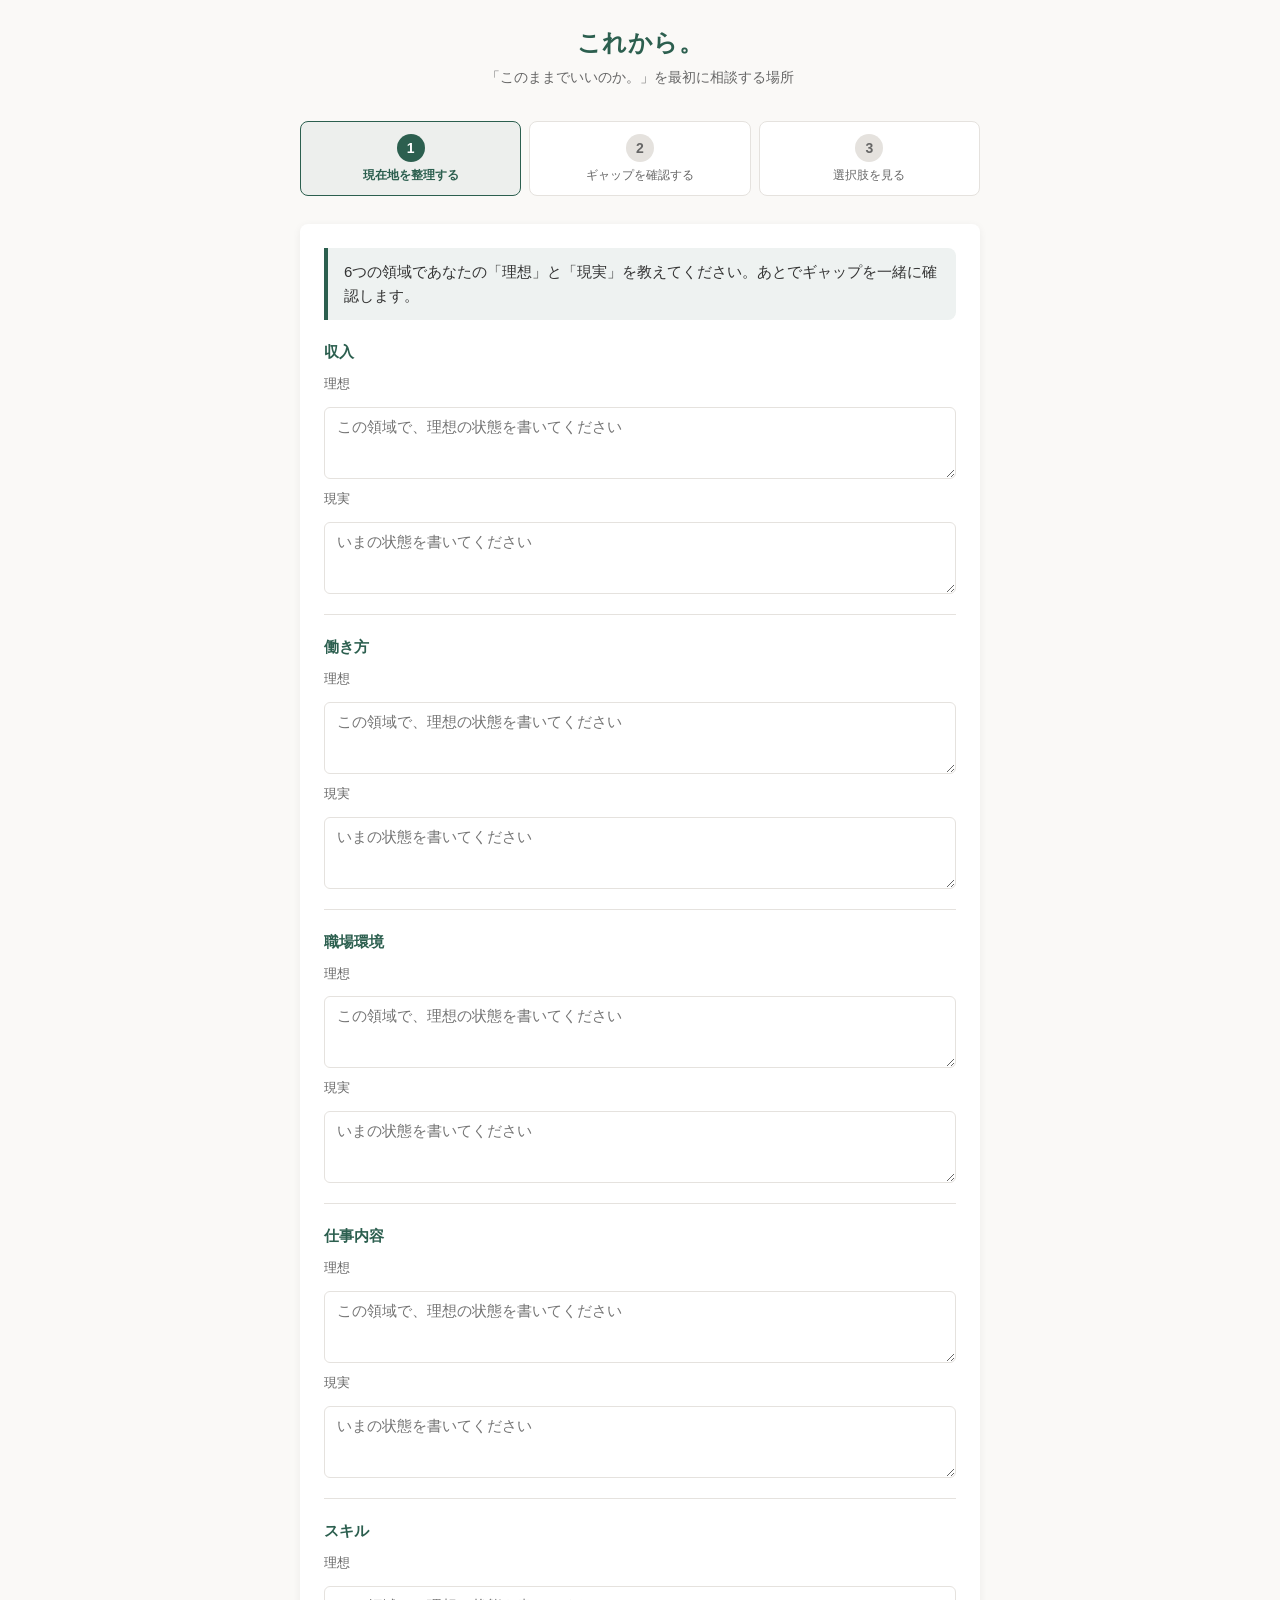
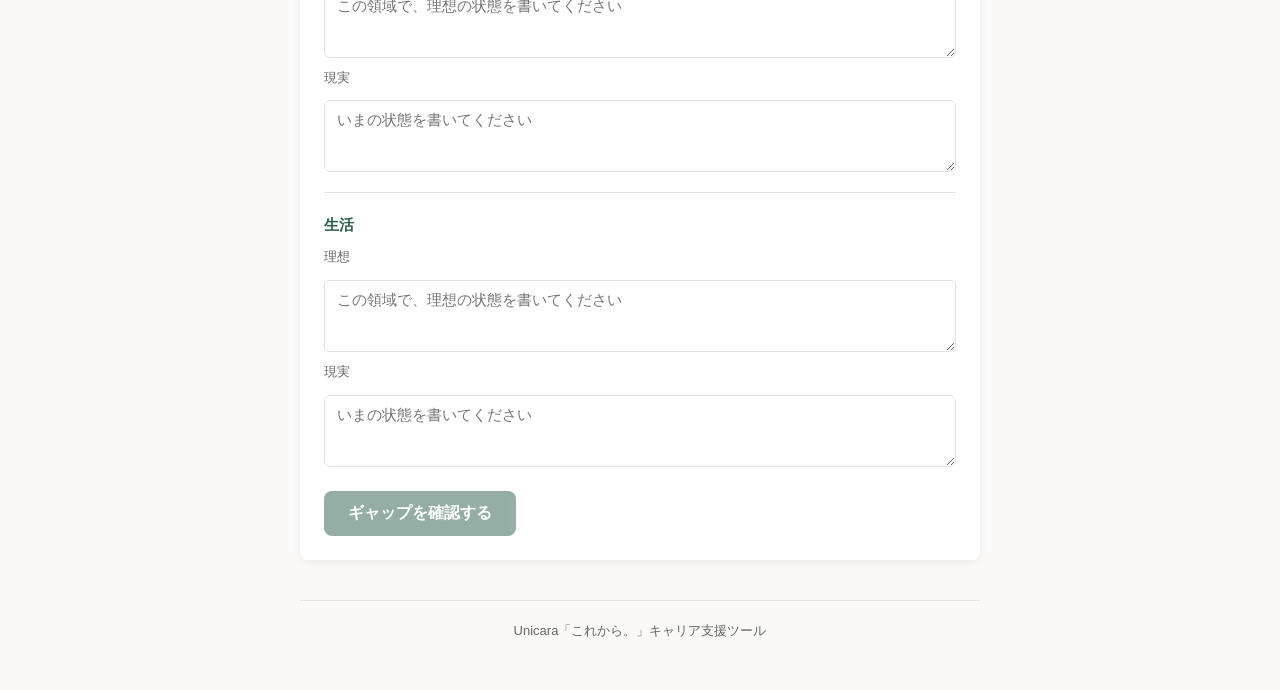
<file: tool/standalone.html>
<!DOCTYPE html>
<html lang="ja">
<head>
  <meta charset="UTF-8">
  <meta name="viewport" content="width=device-width, initial-scale=1.0">
  <title>これから。｜理想と現実のギャップ → 選択肢</title>
  <style>
:root {
  --color-bg: #faf9f7;
  --color-surface: #fff;
  --color-border: #e5e2de;
  --color-primary: #2c5f4f;
  --color-primary-light: #3d7a68;
  --color-text: #333;
  --color-text-muted: #666;
  --color-accent: #c4a35a;
  --font-sans: "Hiragino Kaku Gothic ProN", "Hiragino Sans", Meiryo, sans-serif;
  --shadow: 0 2px 8px rgba(0,0,0,0.06);
  --radius: 8px;
}
* { box-sizing: border-box; }
body {
  margin: 0;
  font-family: var(--font-sans);
  font-size: 16px;
  line-height: 1.6;
  color: var(--color-text);
  background: var(--color-bg);
  min-height: 100vh;
}
.container { max-width: 720px; margin: 0 auto; padding: 24px 20px 48px; }
.header { text-align: center; margin-bottom: 32px; }
.logo { font-size: 1.5rem; font-weight: 700; color: var(--color-primary); margin: 0 0 4px 0; letter-spacing: 0.02em; }
.tagline { font-size: 0.875rem; color: var(--color-text-muted); margin: 0; }
.step-indicator { margin-bottom: 28px; }
.steps { list-style: none; margin: 0; padding: 0; display: flex; justify-content: space-between; gap: 8px; }
.step {
  flex: 1;
  display: flex;
  flex-direction: column;
  align-items: center;
  padding: 12px 8px;
  background: var(--color-surface);
  border: 1px solid var(--color-border);
  border-radius: var(--radius);
  transition: border-color 0.2s, background 0.2s;
}
.step.current { border-color: var(--color-primary); background: rgba(44, 95, 79, 0.06); }
.step.done .step-num { background: var(--color-primary); color: #fff; }
.step-num {
  width: 28px; height: 28px; border-radius: 50%;
  background: var(--color-border); color: var(--color-text-muted);
  display: flex; align-items: center; justify-content: center;
  font-size: 0.875rem; font-weight: 600; margin-bottom: 6px;
}
.step.current .step-num { background: var(--color-primary); color: #fff; }
.step-label { font-size: 0.75rem; color: var(--color-text-muted); text-align: center; line-height: 1.3; }
.step.current .step-label { color: var(--color-primary); font-weight: 600; }
.panel { display: none; background: var(--color-surface); border-radius: var(--radius); padding: 24px; box-shadow: var(--shadow); }
.panel.active { display: block; }
.narrative {
  margin: 0 0 20px 0; padding: 12px 16px;
  background: rgba(44, 95, 79, 0.08); border-left: 4px solid var(--color-primary);
  border-radius: 0 var(--radius) var(--radius) 0; font-size: 0.9375rem;
}
.bridge-message {
  margin: 0 0 16px 0; padding: 12px 16px;
  background: rgba(196, 163, 90, 0.12); border-left: 4px solid var(--color-accent);
  border-radius: 0 var(--radius) var(--radius) 0; font-size: 0.9375rem;
}
.gap-instruction { font-size: 0.875rem; color: var(--color-text-muted); margin: 0 0 16px 0; }
.form-areas { margin-bottom: 24px; }
.area-block { margin-bottom: 20px; padding-bottom: 20px; border-bottom: 1px solid var(--color-border); }
.area-block:last-child { border-bottom: none; margin-bottom: 0; padding-bottom: 0; }
.area-name { font-weight: 600; color: var(--color-primary); margin-bottom: 10px; font-size: 0.9375rem; }
.area-fields { display: grid; gap: 10px; }
.area-fields label { display: block; font-size: 0.8125rem; color: var(--color-text-muted); margin-bottom: 2px; }
.area-fields textarea {
  width: 100%; min-height: 72px; padding: 10px 12px;
  border: 1px solid var(--color-border); border-radius: 6px;
  font-family: inherit; font-size: 0.9375rem; resize: vertical;
}
.area-fields textarea:focus { outline: none; border-color: var(--color-primary); box-shadow: 0 0 0 2px rgba(44, 95, 79, 0.15); }
.gap-list { margin-bottom: 24px; }
.gap-item { background: var(--color-bg); border-radius: var(--radius); padding: 16px; margin-bottom: 12px; border: 1px solid var(--color-border); }
.gap-item:last-child { margin-bottom: 0; }
.gap-item-header { font-weight: 600; color: var(--color-primary); margin-bottom: 10px; font-size: 0.9375rem; }
.gap-compare { display: grid; grid-template-columns: 1fr 1fr; gap: 12px; margin-bottom: 12px; font-size: 0.875rem; }
.gap-compare dt { font-weight: 600; color: var(--color-text-muted); margin-bottom: 4px; }
.gap-compare dd { margin: 0; padding: 8px 10px; background: var(--color-surface); border-radius: 6px; min-height: 44px; white-space: pre-wrap; word-break: break-word; }
.gap-size { display: flex; align-items: center; gap: 16px; flex-wrap: wrap; }
.gap-size span { font-size: 0.8125rem; color: var(--color-text-muted); margin-right: 4px; }
.gap-size label { display: inline-flex; align-items: center; gap: 6px; font-size: 0.875rem; cursor: pointer; }
.gap-size input[type="radio"] { width: 18px; height: 18px; accent-color: var(--color-primary); }
.option-cards { display: flex; flex-direction: column; gap: 20px; }
.option-card { background: var(--color-bg); border: 1px solid var(--color-border); border-radius: var(--radius); padding: 20px; transition: border-color 0.2s, box-shadow 0.2s; }
.option-card:hover { border-color: var(--color-primary-light); box-shadow: var(--shadow); }
.option-card-title { font-size: 1.125rem; font-weight: 700; color: var(--color-primary); margin: 0 0 16px 0; padding-bottom: 10px; border-bottom: 2px solid var(--color-border); }
.option-card-axis { margin-bottom: 16px; }
.option-card-axis dl { margin: 0; display: grid; gap: 8px; }
.option-card-axis dt { font-size: 0.8125rem; color: var(--color-text-muted); font-weight: 500; margin: 0; }
.option-card-axis dd { font-size: 0.9375rem; margin: 0; }
.option-card-rationale { padding: 14px 16px; background: rgba(44, 95, 79, 0.08); border-radius: 6px; border-left: 3px solid var(--color-primary); }
.option-card-rationale-title { font-size: 0.8125rem; font-weight: 600; color: var(--color-primary); margin: 0 0 8px 0; }
.option-card-rationale p { margin: 0; font-size: 0.9375rem; line-height: 1.65; }
.option-card-rationale p + p { margin-top: 8px; }
.panel-actions { margin-top: 24px; }
.btn {
  display: inline-block; padding: 12px 24px; font-size: 1rem; font-family: inherit; font-weight: 600;
  border: none; border-radius: var(--radius); cursor: pointer; transition: background 0.2s, opacity 0.2s;
}
.btn:disabled { opacity: 0.5; cursor: not-allowed; }
.btn-primary { background: var(--color-primary); color: #fff; }
.btn-primary:hover:not(:disabled) { background: var(--color-primary-light); }
.footer { margin-top: 40px; padding-top: 20px; border-top: 1px solid var(--color-border); text-align: center; font-size: 0.8125rem; color: var(--color-text-muted); }
.footer p { margin: 0; }
@media (max-width: 600px) {
  .steps { flex-direction: column; }
  .step-label { font-size: 0.6875rem; }
  .gap-compare { grid-template-columns: 1fr; }
}
  </style>
</head>
<body>
  <div class="container">
    <header class="header">
      <h1 class="logo">これから。</h1>
      <p class="tagline">「このままでいいのか。」を最初に相談する場所</p>
    </header>
    <nav class="step-indicator" aria-label="進捗">
      <ol class="steps">
        <li class="step" data-step="1"><span class="step-num">1</span><span class="step-label">現在地を整理する</span></li>
        <li class="step" data-step="2"><span class="step-num">2</span><span class="step-label">ギャップを確認する</span></li>
        <li class="step" data-step="3"><span class="step-num">3</span><span class="step-label">選択肢を見る</span></li>
      </ol>
    </nav>
    <main class="main">
      <section id="panel-step1" class="panel active">
        <p class="narrative">6つの領域であなたの「理想」と「現実」を教えてください。あとでギャップを一緒に確認します。</p>
        <form id="form-step1" class="form-areas"></form>
        <div class="panel-actions">
          <button type="button" id="btn-to-step2" class="btn btn-primary" disabled>ギャップを確認する</button>
        </div>
      </section>
      <section id="panel-step2" class="panel">
        <p class="narrative">理想と現実の差が一覧で見えています。「何を変えたいか」がはっきりすると、次の選択肢が選びやすくなります。</p>
        <p class="gap-instruction">各領域で、理想と現実のギャップをどの程度感じているか選んでください。</p>
        <div id="gap-list" class="gap-list"></div>
        <div class="panel-actions">
          <button type="button" id="btn-to-step3" class="btn btn-primary">選択肢を見る</button>
        </div>
      </section>
      <section id="panel-step3" class="panel">
        <p class="bridge-message" id="bridge-message"></p>
        <p class="narrative">あなたのギャップに照らして、理想に近づく4つの選択肢を用意しました。それぞれの「選んだときの根拠」も書いてあるので、比べてみてください。</p>
        <div id="option-cards" class="option-cards"></div>
      </section>
    </main>
    <footer class="footer">
      <p>Unicara「これから。」キャリア支援ツール</p>
    </footer>
  </div>
  <script>
(function () {
  'use strict';
  var AREAS = ['収入', '働き方', '職場環境', '仕事内容', 'スキル', '生活'];
  var OPTIONS = [
    { id: 1, name: '① 転職+副業', axis: { '届きやすい6領域': '収入・スキル・働き方・仕事内容 など広く', 'リスク・負荷': '高（環境変化＋時間・体力）', '効果が出るまでの目安': '数ヶ月〜1年', '次のステップ': '転職軸の整理＋副業形態・時間の検討' } },
    { id: 2, name: '② 転職', axis: { '届きやすい6領域': '収入・働き方・職場環境・仕事内容 など', 'リスク・負荷': '高（環境が変わる）', '効果が出るまでの目安': '数ヶ月〜1年', '次のステップ': '判断軸の整理→求人検討' } },
    { id: 3, name: '③ 副業', axis: { '届きやすい6領域': '収入・スキル・生活 など', 'リスク・負荷': '中（時間・体力）', '効果が出るまでの目安': '数ヶ月〜', '次のステップ': '副業形態・時間の検討' } },
    { id: 4, name: '④ 現状の見直し', axis: { '届きやすい6領域': '職場環境・働き方・仕事内容 など', 'リスク・負荷': '低（現状維持の延長）', '効果が出るまでの目安': '継続的', '次のステップ': '現職で交渉・調整できることの洗い出し' } }
  ];
  var RATIONALE_TEMPLATES = {
    '収入': { 1: '本業の年収アップと副業収入の両方で、理想の収入に近づけます。', 2: '条件の合う転職で、理想の年収・報酬に近づけます。', 3: '現職を続けながら収入を足し、理想の収入に近づけます。', 4: '昇給・評価制度の見直しや副業許可など、現職内で収入を改善できる可能性があります。' },
    '働き方': { 1: '転職先の働き方と副業の時間配分の両方を設計できます。', 2: '残業・リモート・裁量など、働き方を条件に含めた会社選びができます。', 3: '副業の形態・時間を自分で決められ、自律性を高められます。', 4: 'リモート・フレックス・残業削減など、現職で交渉・制度活用の余地があります。' },
    '職場環境': { 1: '本業の環境を変えつつ、副業で別の人間関係・評価に触れられます。', 2: '人間関係・評価制度・企業文化を変えることで、理想の職場に近づけます。', 3: '本業とは別の環境に触れることで、視野や選択肢が広がります。', 4: '異動・評価の見直し・コミュニケーションの工夫など、現職のまま変えられることがあります。' },
    '仕事内容': { 1: '本業と副業で役割を分け、やりがいや裁量を両立できます。', 2: '業務の性質・裁量・やりがいを条件にした会社選びができます。', 3: '本業とは別の仕事に挑戦し、やりがいや裁量を増やせます。', 4: '役割変更・担当範囲の見直しなど、現職内で仕事内容を調整できる可能性があります。' },
    'スキル': { 1: '新しい職場と副業の両方で、市場価値や専門性を伸ばせます。', 2: '新しい職種・業界に挑戦し、市場価値やポータブルスキルを高められます。', 3: '本業とは別の分野で経験を積み、市場価値を高められます。', 4: '社内研修・異動・役割拡大など、現職のままスキルを伸ばせる道があります。' },
    '生活': { 1: '本業と副業のバランスを取ることで、家族・健康・ライフスタイルを設計しやすくなります。', 2: '働き方や勤務地を変えることで、理想の生活に近づけます。', 3: '副業の時間配分を自分で決めることで、生活のコントロール感が高まります。', 4: '働き方の見直しや制度活用で、家族との時間・健康を現職のまま改善できる可能性があります。' }
  };
  var MAX_RATIONALE_SENTENCES = 3, GAP_LEVELS = ['小', '中', '大'];
  var state = { step: 1, formData: {}, gapSizes: {} };
  function getEl(id) { return document.getElementById(id); }
  function escapeHtml(s) { var d = document.createElement('div'); d.textContent = s; return d.innerHTML; }
  function renderStep1() {
    var form = getEl('form-step1');
    if (!form) return;
    form.innerHTML = AREAS.map(function (area, i) {
      var idealId = 'ideal-' + i, realityId = 'reality-' + i;
      return '<div class="area-block" data-area="' + area + '"><div class="area-name">' + area + '</div><div class="area-fields"><label for="' + idealId + '">理想</label><textarea id="' + idealId + '" name="ideal" data-area="' + area + '" placeholder="この領域で、理想の状態を書いてください"></textarea><label for="' + realityId + '">現実</label><textarea id="' + realityId + '" name="reality" data-area="' + area + '" placeholder="いまの状態を書いてください"></textarea></div></div>';
    }).join('');
    form.querySelectorAll('textarea').forEach(function (ta) { ta.addEventListener('input', checkStep1Complete); });
    checkStep1Complete();
  }
  function checkStep1Complete() {
    var form = getEl('form-step1');
    if (!form) return;
    var filled = 0;
    AREAS.forEach(function (_, i) {
      var ideal = (form.querySelector('#ideal-' + i) || {}).value || '', reality = (form.querySelector('#reality-' + i) || {}).value || '';
      if (ideal.trim() && reality.trim()) filled++;
    });
    var btn = getEl('btn-to-step2');
    if (btn) btn.disabled = filled < AREAS.length;
  }
  function collectStep1() {
    state.formData = {};
    AREAS.forEach(function (_, i) {
      var area = AREAS[i], idealEl = getEl('form-step1') && getEl('form-step1').querySelector('#ideal-' + i), realityEl = getEl('form-step1') && getEl('form-step1').querySelector('#reality-' + i);
      state.formData[area] = { ideal: (idealEl && idealEl.value) ? idealEl.value.trim() : '', reality: (realityEl && realityEl.value) ? realityEl.value.trim() : '' };
    });
  }
  function renderStep2() {
    var list = getEl('gap-list');
    if (!list) return;
    list.innerHTML = AREAS.map(function (area, i) {
      var d = state.formData[area] || { ideal: '', reality: '' }, nameId = 'gap-size-' + i;
      var radios = GAP_LEVELS.map(function (level) { return '<label><input type="radio" name="' + nameId + '" value="' + level + '" data-area="' + area + '">' + level + '</label>'; }).join('');
      return '<div class="gap-item" data-area="' + area + '"><div class="gap-item-header">' + area + '</div><dl class="gap-compare"><div><dt>理想</dt><dd>' + escapeHtml(d.ideal || '—') + '</dd></div><div><dt>現実</dt><dd>' + escapeHtml(d.reality || '—') + '</dd></div></dl><div class="gap-size"><span>ギャップの大きさ：</span>' + radios + '</div></div>';
    }).join('');
  }
  function collectStep2() {
    state.gapSizes = {};
    AREAS.forEach(function (_, i) {
      var area = AREAS[i], name = 'gap-size-' + i, radio = document.querySelector('input[name="' + name + '"]:checked');
      state.gapSizes[area] = (radio && radio.value) ? radio.value : '小';
    });
  }
  function getAreasWithSignificantGapOrdered() {
    var list = [];
    AREAS.forEach(function (area) { var size = state.gapSizes[area]; if (size === '大' || size === '中') list.push({ area: area, size: size }); });
    list.sort(function (a, b) { return (b.size === '大' ? 1 : 0) - (a.size === '大' ? 1 : 0); });
    return list.map(function (x) { return x.area; });
  }
  function getRationaleForOption(optionId) {
    var significant = getAreasWithSignificantGapOrdered(), sentences = [];
    significant.forEach(function (area) {
      var t = RATIONALE_TEMPLATES[area] && RATIONALE_TEMPLATES[area][optionId];
      if (t && sentences.length < MAX_RATIONALE_SENTENCES) sentences.push(t);
    });
    if (sentences.length === 0) return ['理想と現実の差を埋める一つの道として、この選択肢を検討できます。'];
    return sentences;
  }
  function renderStep3() {
    var container = getEl('option-cards'), bridgeEl = getEl('bridge-message');
    if (!container) return;
    var significant = getAreasWithSignificantGapOrdered();
    if (bridgeEl) bridgeEl.textContent = significant.length > 0 ? 'あなたのギャップ（' + significant.join('・') + '）に合わせて、理想に近づく4つの選択肢を提示します。' : '理想と現実のギャップを踏まえて、4つの選択肢とそれぞれの根拠をまとめました。';
    container.innerHTML = OPTIONS.map(function (opt) {
      var axisHtml = Object.keys(opt.axis).map(function (label) { return '<dt>' + escapeHtml(label) + '</dt><dd>' + escapeHtml(opt.axis[label]) + '</dd>'; }).join('');
      var rationaleSentences = getRationaleForOption(opt.id);
      var rationaleHtml = '<div class="option-card-rationale-title">この選択肢を選んだときの根拠</div>' + rationaleSentences.map(function (s) { return '<p>' + escapeHtml(s) + '</p>'; }).join('');
      return '<div class="option-card" data-option-id="' + opt.id + '"><h3 class="option-card-title">' + escapeHtml(opt.name) + '</h3><div class="option-card-axis"><dl>' + axisHtml + '</dl></div><div class="option-card-rationale">' + rationaleHtml + '</div></div>';
    }).join('');
  }
  function setStep(step) {
    state.step = step;
    document.querySelectorAll('.panel').forEach(function (p) { p.classList.remove('active'); });
    var panel = getEl('panel-step' + step);
    if (panel) panel.classList.add('active');
    document.querySelectorAll('.step').forEach(function (el, i) {
      var num = i + 1;
      el.classList.remove('current', 'done');
      if (num === step) el.classList.add('current'); else if (num < step) el.classList.add('done');
    });
  }
  getEl('btn-to-step2').addEventListener('click', function () { collectStep1(); renderStep2(); setStep(2); });
  getEl('btn-to-step3').addEventListener('click', function () { collectStep2(); renderStep3(); setStep(3); });
  renderStep1();
  setStep(1);
})();
  </script>
</body>
</html>
</file>
